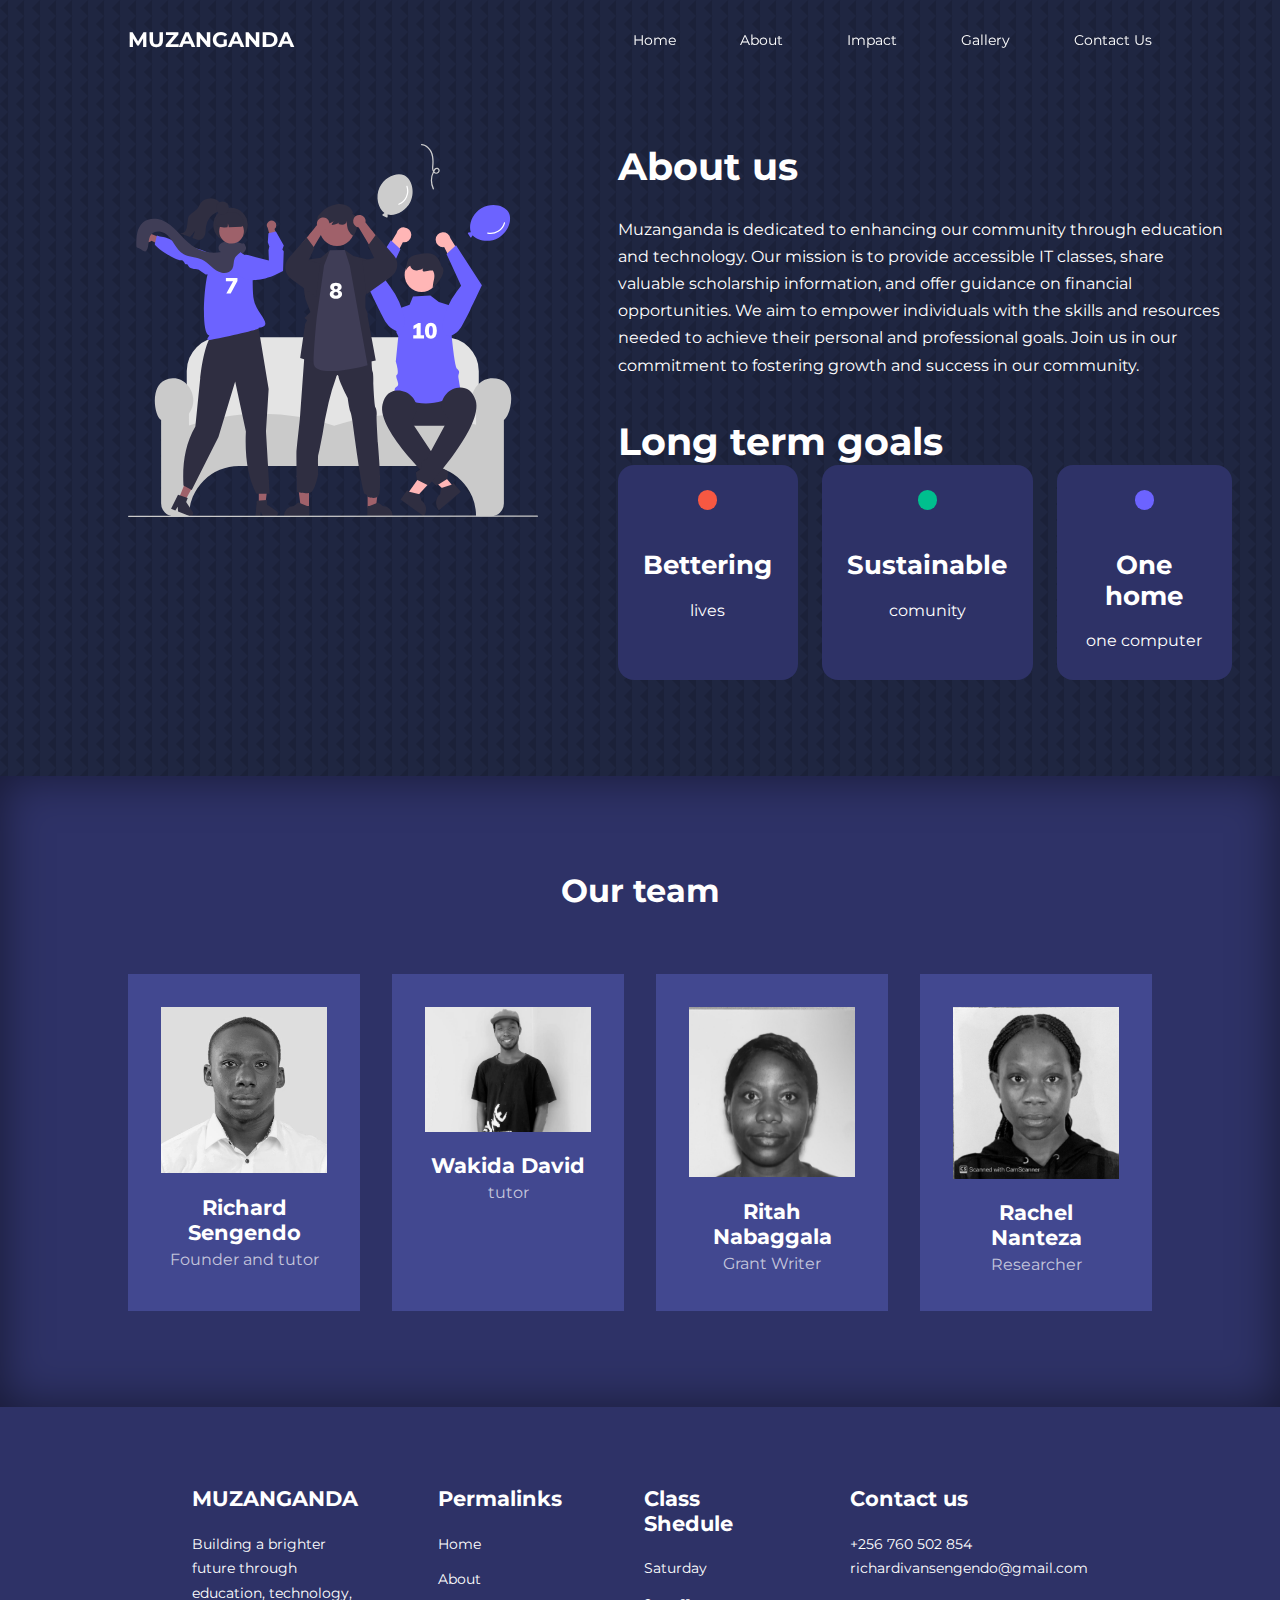
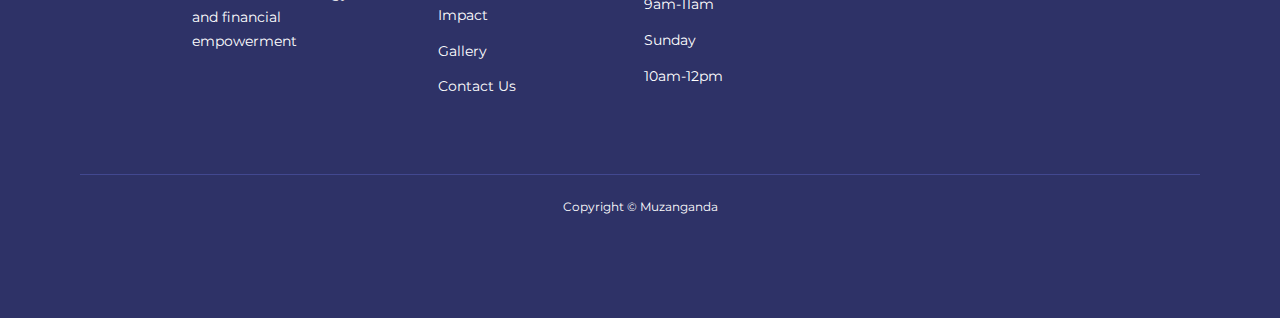
<file: about.html>
<!DOCTYPE html> 
<html lang="en">  
<head> 
    <meta charset="UTF-8">
    <meta http-equiv="X-UA-Compatible" content="ie=edge">
    <meta name="viewport" content="width=device-width, initial-scale=1.0">

    <title>MUZANGANDA</title>

    <!--ICONS-->
    <link rel="stylesheet" href="https://unicons.iconscout.com/release/v2.1.6/css/unicons.css">

    <!--GOOGLE FONTS (MONTSERRAT)-->
    <link rel="preconnect" href="https://fonts.googleapis.com">
    <link rel="preconnect" href="https://fonts.gstatic.com" crossorigin>
    <link href="https://fonts.googleapis.com/css2?family=Montserrat:wght@300;400;500;600;700;800;900&display=swap" 
    rel="stylesheet" >



    <link rel="stylesheet" href="./css/style.css">
    <link rel="stylesheet" href="./css/about.css">
    <style>
        body{
            background-image: url("images/bg-texture.png");
        }
    </style>


</head>
<body>

<!---------------------------------------------------------------------------------------------------->
    <!--NAV-BAR --> 
<!---------------------------------------------------------------------------------------------------->


    <nav>
        <div class="container nav_container">
            <a href="index.html"><h4>MUZANGANDA</h4></a>
            <ul class="nav_menu">
                <li><a href="index.html">Home</a></li>
                <li><a href="about.html">About</a></li>
                <li><a href="achivements.html">Impact</a></li>
                <li><a href="gallery.html">Gallery</a></li>
                <li><a href="https://wa.me/+256760502854?text=Hello%20there!">Contact Us</a></li>
            </ul>

            <button id="open-menu-btn"><i class="uil uil-bars"></i></button>
            <button id="close-menu-btn"><i class="uil uil-multiply"></i></button>


        </div>
    </nav>


<!---------------------------------------------------------------------------------------------------->
    <!--ACHIEVEMENTS --> 
<!---------------------------------------------------------------------------------------------------->

<section class="about_achievements">

    <div class="container about_achievements-container">

        <div class="about_achievements-left">
            <img src="images/about achievements.svg" alt="">
        </div>

        <div class="about_achievements-right">
            <h1>About us</h1>
            <p>
                Muzanganda is dedicated to enhancing our community through education and technology.
                Our mission is to provide accessible IT classes, share valuable scholarship information, and 
                offer guidance on financial opportunities. We aim to empower individuals with the skills and resources
                needed to achieve their personal and professional goals. Join us in our commitment to fostering growth and success in our community.
            </p>
            <h1>Long term goals</h1>
            <div class="achievements_cards">

                <article class="achievement_card">
                    <span class="achievement_icon"><i class=""></i></span>
                    <h3>Bettering</h3>
                    <p>lives</p>
                </article>

                <article class="achievement_card">
                    <span class="achievement_icon"><i class=""></i></span>
                    <h3>Sustainable</h3>
                    <p>comunity</p>
                </article>

                <article class="achievement_card">
                    <span class="achievement_icon"><i class=""></i></span>
                    <h3>One home</h3>
                    <p>one computer</p>
                </article>

            </div>
        </div>


    </div>

</section>







<!---------------------------------------------------------------------------------------------------->
    <!--TEAM SECTION --> 
<!---------------------------------------------------------------------------------------------------->

<section  class="team">

    <h2>Our team</h2>
    <div class="container team_container">

        <article class="team_member">
            <div class="team_member-image">
                <img src="images/0.jpg" alt="">
            </div>
            <div class="team_member-infor">
                <h4>Richard Sengendo</h4>
                <p>Founder and tutor</p>
            </div>
        </article>

        <article class="team_member">
            <div class="team_member-image">
                <img src="images/40.jpg" alt="">
            </div>
            <div class="team_member-infor">
                <h4>Wakida David</h4>
                <p>tutor</p>
            </div>
    
        </article>

        <article class="team_member">
            <div class="team_member-image">
                <img src="images/rit2.jpg" alt="">
            </div>
            <div class="team_member-infor">
                <h4>Ritah Nabaggala</h4>
                <p>Grant Writer</p>
            </div>
    
        </article>

        <article class="team_member">
            <div class="team_member-image">
                <img src="images/rach1.jpg" alt="">
            </div>
            <div class="team_member-infor">
                <h4>Rachel Nanteza</h4>
                <p>Researcher</p>
            </div>
    
        </article>

    </div>

</section>

<!---------------------------------------------------------------------------------------------------->
    <!--FOOTER --> 
<!---------------------------------------------------------------------------------------------------->

<footer>
    <div class="container footer_container">
        
        <div class="footer_1">
            <a href="index.html" class="footer_logo"><h4>MUZANGANDA</h4></a>
            <p>
            Building a brighter future through education, technology, and financial empowerment
            </p>
        </div>

        <div class="footer_2">
            <h4>Permalinks</h4>
            <ul class="permalinks">
                <li><a href="index.html">Home</a></li>
                <li><a href="about.html">About</a></li>
                <li><a href="achivements.html">Impact</a></li>
                <li><a href="gallery.html">Gallery</a></li>
                <li><a href="https://wa.me/+256760502854?text=Hello%20there!">Contact Us</a></li>
            </ul>
        </div>

        <div class="footer_3">
           <h4>Class Shedule</h4>
            <ul class="privacy">
                <li><a>Saturday</a></li>
                <li><a>9am-11am</a></li>
                <li><a>Sunday</a></li>
                <li><a>10am-12pm</a></li>
             
            </ul>
        </div>

        <div class="footer_4">
            <h4>Contact us</h4>
            <div>
                <p>+256 760 502 854</p>
                <p>richardivansengendo@gmail.com</p>
            </div>
        
        </div>

        

        
    </div>

    <div class="footer_copyright">
        <small>Copyright &copy; Muzanganda</small>
    </div>

    
    
</footer>






<script src="./main.js"></script>

</body>
</html>
</file>
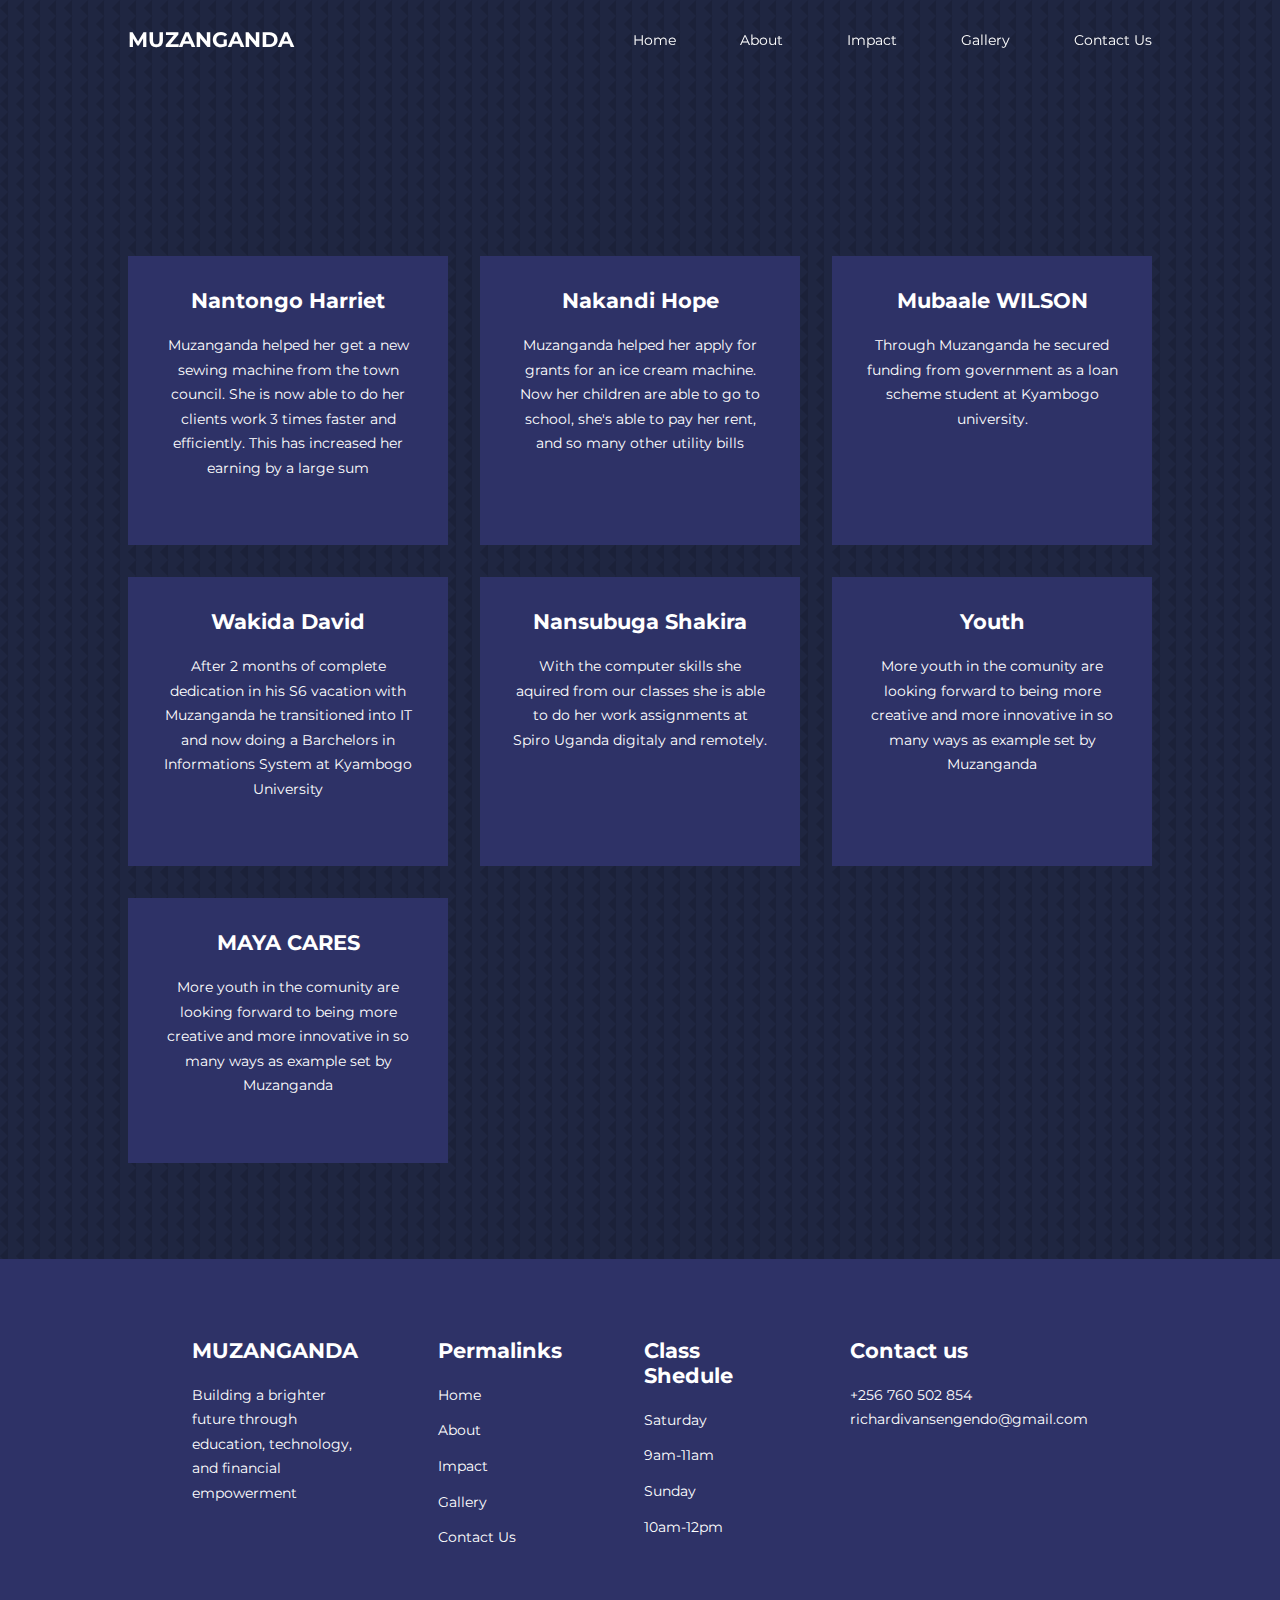
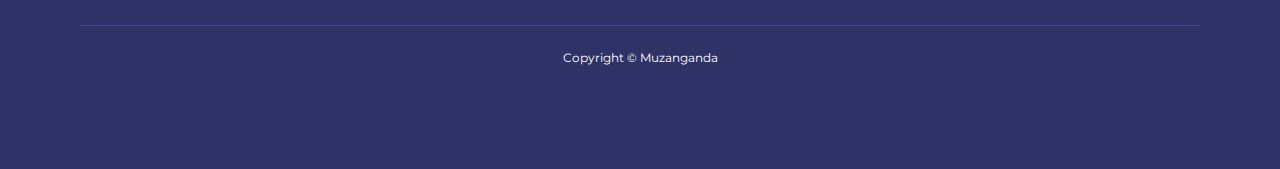
<file: achivements.html>
<!DOCTYPE html> 
<html lang="en">
<head> 
    <meta charset="UTF-8">
    <meta http-equiv="X-UA-Compatible" content="ie=edge">
    <meta name="viewport" content="width=device-width, initial-scale=1.0">

    <title>MUZANGANDA</title>

    <!--ICONS-->
    <link rel="stylesheet" href="https://unicons.iconscout.com/release/v2.1.6/css/unicons.css">

    <!--GOOGLE FONTS (MONTSERRAT)-->
    <link rel="preconnect" href="https://fonts.googleapis.com">
    <link rel="preconnect" href="https://fonts.gstatic.com" crossorigin>
    <link href="https://fonts.googleapis.com/css2?family=Montserrat:wght@300;400;500;600;700;800;900&display=swap" 
    rel="stylesheet" >



    <link rel="stylesheet" href="./css/style.css">
    <link rel="stylesheet" href="./css/courses.css">
    <style>
        body{
            background-image: url("images/bg-texture.png");
        }
    </style>


</head>
<body>

<!---------------------------------------------------------------------------------------------------->
    <!--NAV-BAR --> 
<!---------------------------------------------------------------------------------------------------->


    <nav>
        <div class="container nav_container">
            <a href="index.html"><h4>MUZANGANDA</h4></a>
            <ul class="nav_menu">
                <li><a href="index.html">Home</a></li>
                <li><a href="about.html">About</a></li>
                <li><a href="achivements.html">Impact</a></li>
                <li><a href="gallery.html">Gallery</a></li>
                <li><a href="https://wa.me/+256760502854?text=Hello%20there!">Contact Us</a></li>
            </ul>

            <button id="open-menu-btn"><i class="uil uil-bars"></i></button>
            <button id="close-menu-btn"><i class="uil uil-multiply"></i></button>


        </div>
    </nav>




<!---------------------------------------------------------------------------------------------------->
    <!--COURSES --> 
<!---------------------------------------------------------------------------------------------------->
    
<section class="courses">

    <div class="container courses_container">

        <article class="course">
            
            <div class="course_data">
                <h4>Nantongo Harriet</h4>
                <p>
                Muzanganda helped her get a new sewing machine from the town council. She is now able to do her clients work 3 times faster and efficiently. This has increased her earning by a large sum 
                </p>
            </div>
            
        </article>
        
        <article class="course">
            
            <div class="course_data">
                <h4>Nakandi Hope</h4>
                <p>
                Muzanganda helped her apply for grants for an  ice cream machine. Now her children are able to go to school, she's able to pay her rent, and so many other utility bills 
                </p>
            </div>
            
        </article>
        
        <article class="course">
            
            <div class="course_data">
                <h4>Mubaale WILSON</h4>
                <p>
                Through Muzanganda he secured funding from government as a loan scheme student at Kyambogo university.
                </p>
            </div>
        </article>

        <article class="course">
            
            <div class="course_data">
                <h4>Wakida David</h4>
                <p>
                After 2 months of complete dedication in his S6 vacation with Muzanganda he transitioned into IT and now doing a Barchelors in Informations System at Kyambogo University
                </p>
            </div>
            
        </article>
        
        <article class="course">
           
            <div class="course_data">
                <h4>Nansubuga Shakira</h4>
                <p>
                With the computer skills she aquired from our classes she is able to do her work assignments at Spiro Uganda digitaly and remotely.
                </p>
            </div>
            
        </article>
        
        <article class="course">
           
            <div class="course_data">
                <h4>Youth</h4>
                <p>
                More youth in the comunity are looking forward to being more creative and more innovative in so many ways as example set by Muzanganda
                </p>
            </div>
        </article>

        <article class="course">
           
            <div class="course_data">
                <h4>MAYA CARES</h4>
                <p>
                More youth in the comunity are looking forward to being more creative and more innovative in so many ways as example set by Muzanganda
                </p>
            </div>
        </article>

    </div>

</section>





<!---------------------------------------------------------------------------------------------------->
    <!--FOOTER --> 
<!---------------------------------------------------------------------------------------------------->

<footer>
    <div class="container footer_container">
        
        <div class="footer_1">
            <a href="index.html" class="footer_logo"><h4>MUZANGANDA</h4></a>
            <p>
            Building a brighter future through education, technology, and financial empowerment
            </p>
        </div>

        <div class="footer_2">
            <h4>Permalinks</h4>
            <ul class="permalinks">
                <li><a href="index.html">Home</a></li>
                <li><a href="about.html">About</a></li>
                <li><a href="achivements.html">Impact</a></li>
                <li><a href="gallery.html">Gallery</a></li>
                <li><a href="https://wa.me/+256760502854?text=Hello%20there!">Contact Us</a></li>
            </ul>
        </div>

        <div class="footer_3">
            <h4>Class Shedule</h4>
            <ul class="privacy">
                <li><a>Saturday</a></li>
                <li><a>9am-11am</a></li>
                <li><a>Sunday</a></li>
                <li><a>10am-12pm</a></li>
             
            </ul>
        </div>

        <div class="footer_4">
            <h4>Contact us</h4>
            <div>
                <p>+256 760 502 854</p>
                <p>richardivansengendo@gmail.com</p>
            </div>
        
        </div>

        

        
    </div>

    <div class="footer_copyright">
        <small>Copyright &copy; Muzanganda</small>
    </div>

    
    
</footer>






<script src="./main.js"></script>

</body>
</html>
</file>
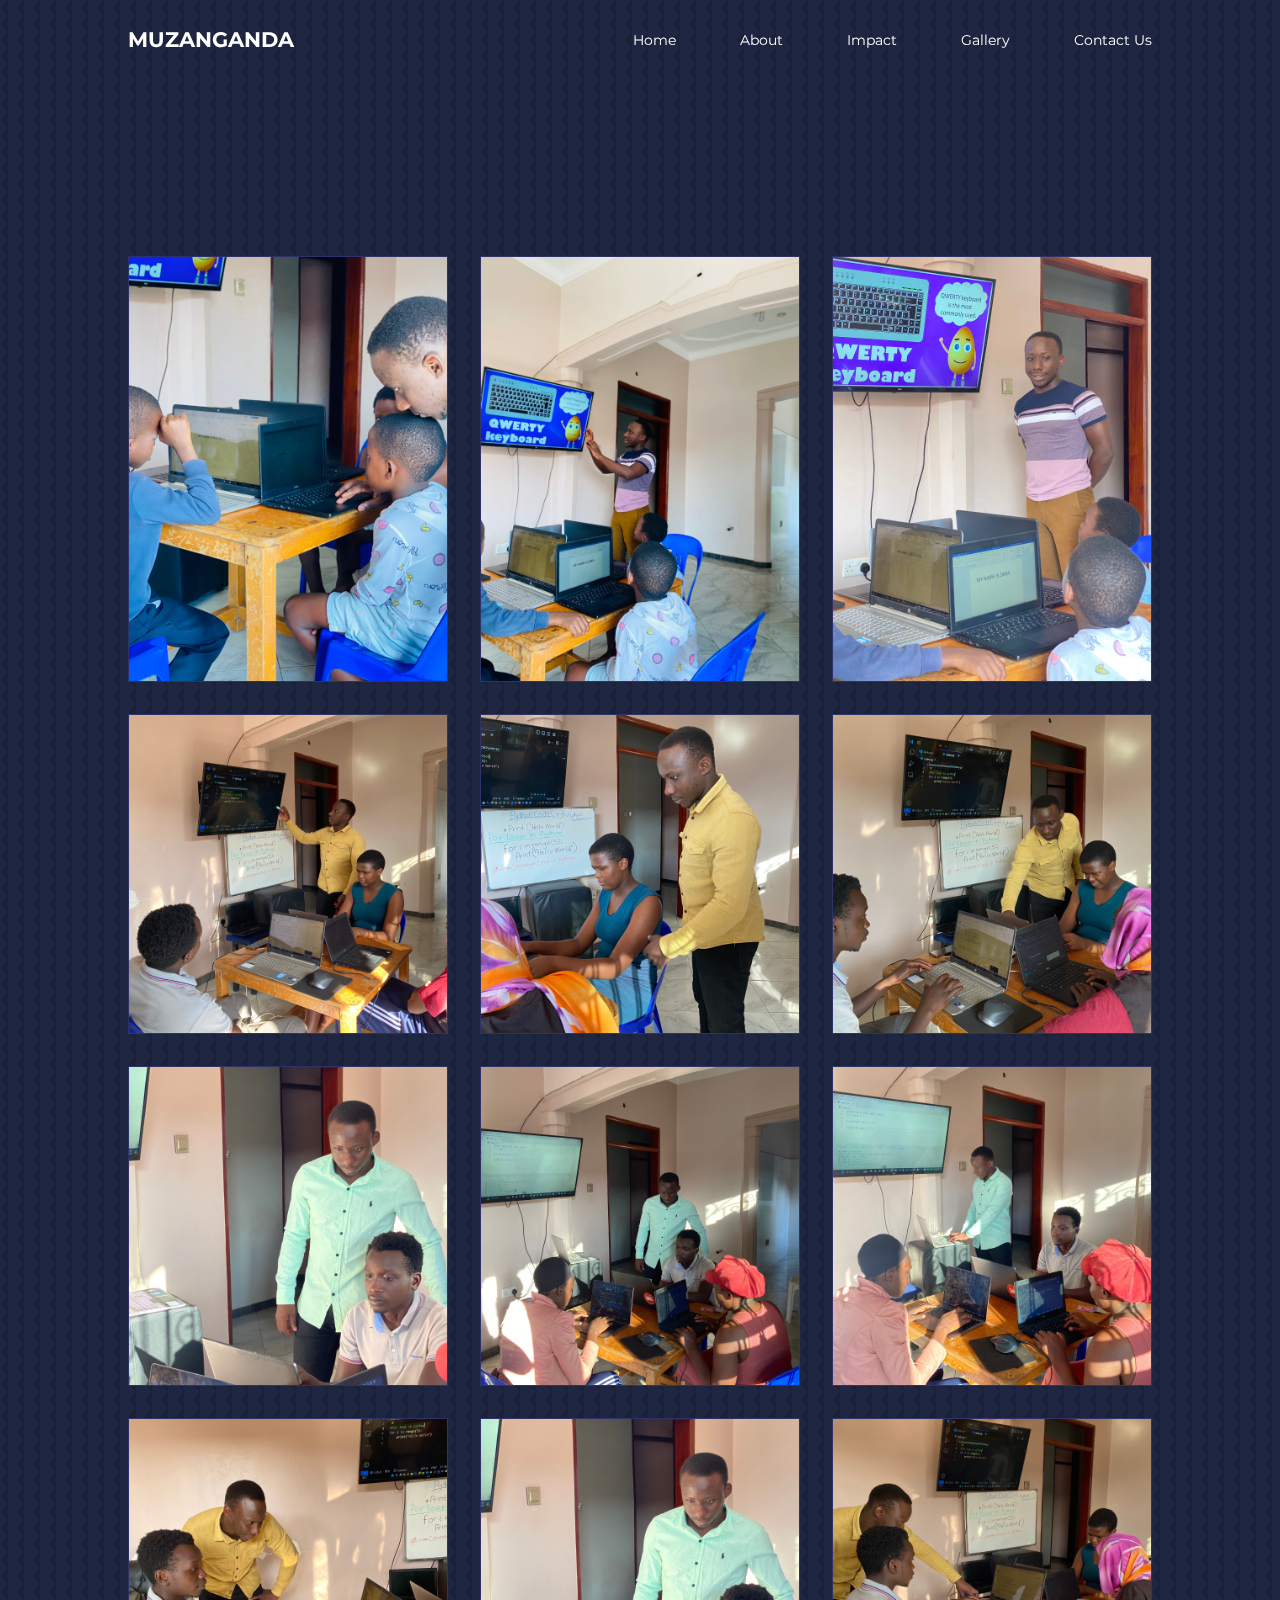
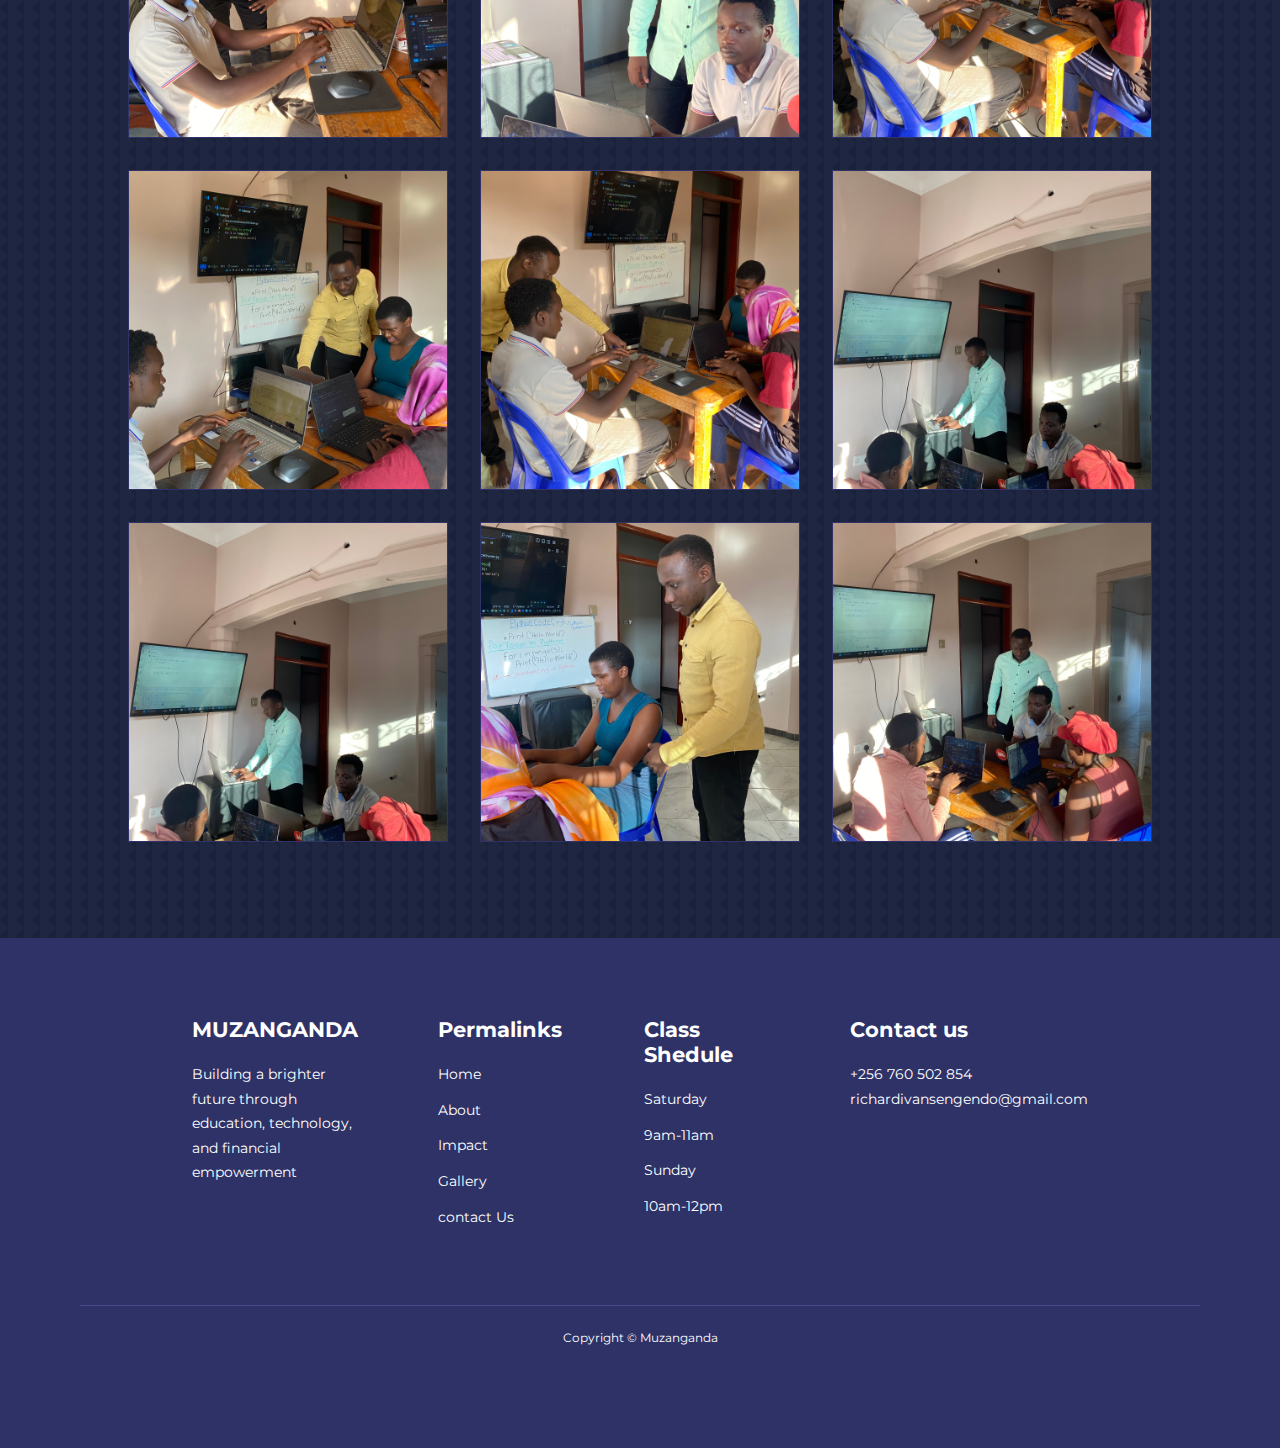
<file: gallery.html>
<!DOCTYPE html>
<html lang="en">
<head> 
    <meta charset="UTF-8">
    <meta http-equiv="X-UA-Compatible" content="ie=edge">
    <meta name="viewport" content="width=device-width, initial-scale=1.0">

    <title>MUZANGANDA</title>

    <!--ICONS-->
    <link rel="stylesheet" href="https://unicons.iconscout.com/release/v2.1.6/css/unicons.css">

    <!--GOOGLE FONTS (MONTSERRAT)-->
    <link rel="preconnect" href="https://fonts.googleapis.com">
    <link rel="preconnect" href="https://fonts.gstatic.com" crossorigin>
    <link href="https://fonts.googleapis.com/css2?family=Montserrat:wght@300;400;500;600;700;800;900&display=swap" 
    rel="stylesheet" >

 
 
  
    <link rel="stylesheet" href="./css/courses.css">
    <style>
        body{
            background-image: url("images/bg-texture.png");
        }
    </style>


</head>
<body>

<!---------------------------------------------------------------------------------------------------->
    <!--NAV-BAR --> 
<!---------------------------------------------------------------------------------------------------->
    <nav>
        <div class="container nav_container">
            <a href="index.html"><h4>MUZANGANDA</h4></a>
            <ul class="nav_menu">
                <li><a href="index.html">Home</a></li>
                <li><a href="about.html">About</a></li>
                <li><a href="achivements.html">Impact</a></li>
                <li><a href="gallery.html">Gallery</a></li>
                <li><a href="https://wa.me/+256760502854?text=Hello%20there!">Contact Us</a></li>
            </ul>

            <button id="open-menu-btn"><i class="uil uil-bars"></i></button>
            <button id="close-menu-btn"><i class="uil uil-multiply"></i></button>


        </div>
    </nav>
    <section class="courses">

        <div class="container courses_container">
    
            <article class="course">
                <div class="course_image">
                    <img src="./images/1.jpg" alt="">
                </div>
            </article>
            
            <article class="course">
                <div class="course_image">
                    <img src="./images/2.jpg" alt="">
                </div>
                
            </article>
            
            <article class="course">
                <div class="course_image">
                    <img src="./images/4.jpg" alt="">
                </div>
            </article>
    
            <article class="course">
                <div class="course_image">
                    <img src="./images/5.jpg" alt="">
                </div>
                
            </article>
            
            <article class="course">
                <div class="course_image">
                    <img src="./images/7.jpg" alt="">
                </div>
                
            </article>
            
            <article class="course">
                <div class="course_image">
                    <img src="./images/10.jpg" alt="">
                </div>
            </article>
    
            <article class="course">
                <div class="course_image">
                    <img src="./images/24.jpg" alt="">
                </div>
                
            </article>
            
            <article class="course">
                <div class="course_image">
                    <img src="./images/19.jpg" alt="">
                </div>
                
            </article>
            
            <article class="course">
                <div class="course_image">
                    <img src="./images/17.jpg" alt="">
                </div>
            </article>
    
            <article class="course">
                <div class="course_image">
                    <img src="./images/16.jpg" alt="">
                </div>
                
            </article>
            
            <article class="course">
                <div class="course_image">
                    <img src="./images/24.jpg" alt="">
                </div>
                
            </article>
            
            <article class="course">
                <div class="course_image">
                    <img src="./images/25.jpg" alt="">
                </div>
            </article>
    
            <article class="course">
                <div class="course_image">
                    <img src="./images/10.jpg" alt="">
                </div>
                
            </article>
            
            <article class="course">
                <div class="course_image">
                    <img src="./images/25.jpg" alt="">
                </div>
                
            </article>
            
            <article class="course">
                <div class="course_image">
                    <img src="./images/18.jpg" alt="">
                </div>
            </article>
    
            <article class="course">
                <div class="course_image">
                    <img src="./images/18.jpg" alt="">
                </div>
                
            </article>
            
            <article class="course">
                <div class="course_image">
                    <img src="./images/7.jpg" alt="">
                </div>
                
            </article>
            
            <article class="course">
                <div class="course_image">
                    <img src="./images/19.jpg" alt="">
                </div>
                
            </article>
    
        </div>
    
    </section>
    


<!---------------------------------------------------------------------------------------------------->
    <!--FOOTER --> 
<!---------------------------------------------------------------------------------------------------->

<footer>
    <div class="container footer_container">
        
        <div class="footer_1">
            <a href="index.html" class="footer_logo"><h4>MUZANGANDA</h4></a>
            <p>
            Building a brighter future through education, technology, and financial empowerment
            </p>
        </div>

        <div class="footer_2">
            <h4>Permalinks</h4>
            <ul class="permalinks">
                <li><a href="index.html">Home</a></li>
                <li><a href="about.html">About</a></li>
                <li><a href="achivements.html">Impact</a></li>
                <li><a href="gallery.html">Gallery</a></li>
                <li><a href="https://wa.me/+256760502854?text=Hello%20there!">contact Us</a></li>
            </ul>
        </div>

        <div class="footer_3">
            <h4>Class Shedule</h4>
            <ul class="privacy">
                <li><a>Saturday</a></li>
                <li><a>9am-11am</a></li>
                <li><a>Sunday</a></li>
                <li><a>10am-12pm</a></li>
             
            </ul>
        </div>

        <div class="footer_4">
            <h4>Contact us</h4>
            <div>
                <p>+256 760 502 854</p>
                <p>richardivansengendo@gmail.com</p>
            </div>
        </div>

        

        
    </div>

    <div class="footer_copyright">
        <small>Copyright &copy; Muzanganda</small>
    </div>

    
    
</footer>




<script src="./main.js"></script>

</body>
</html>
</file>
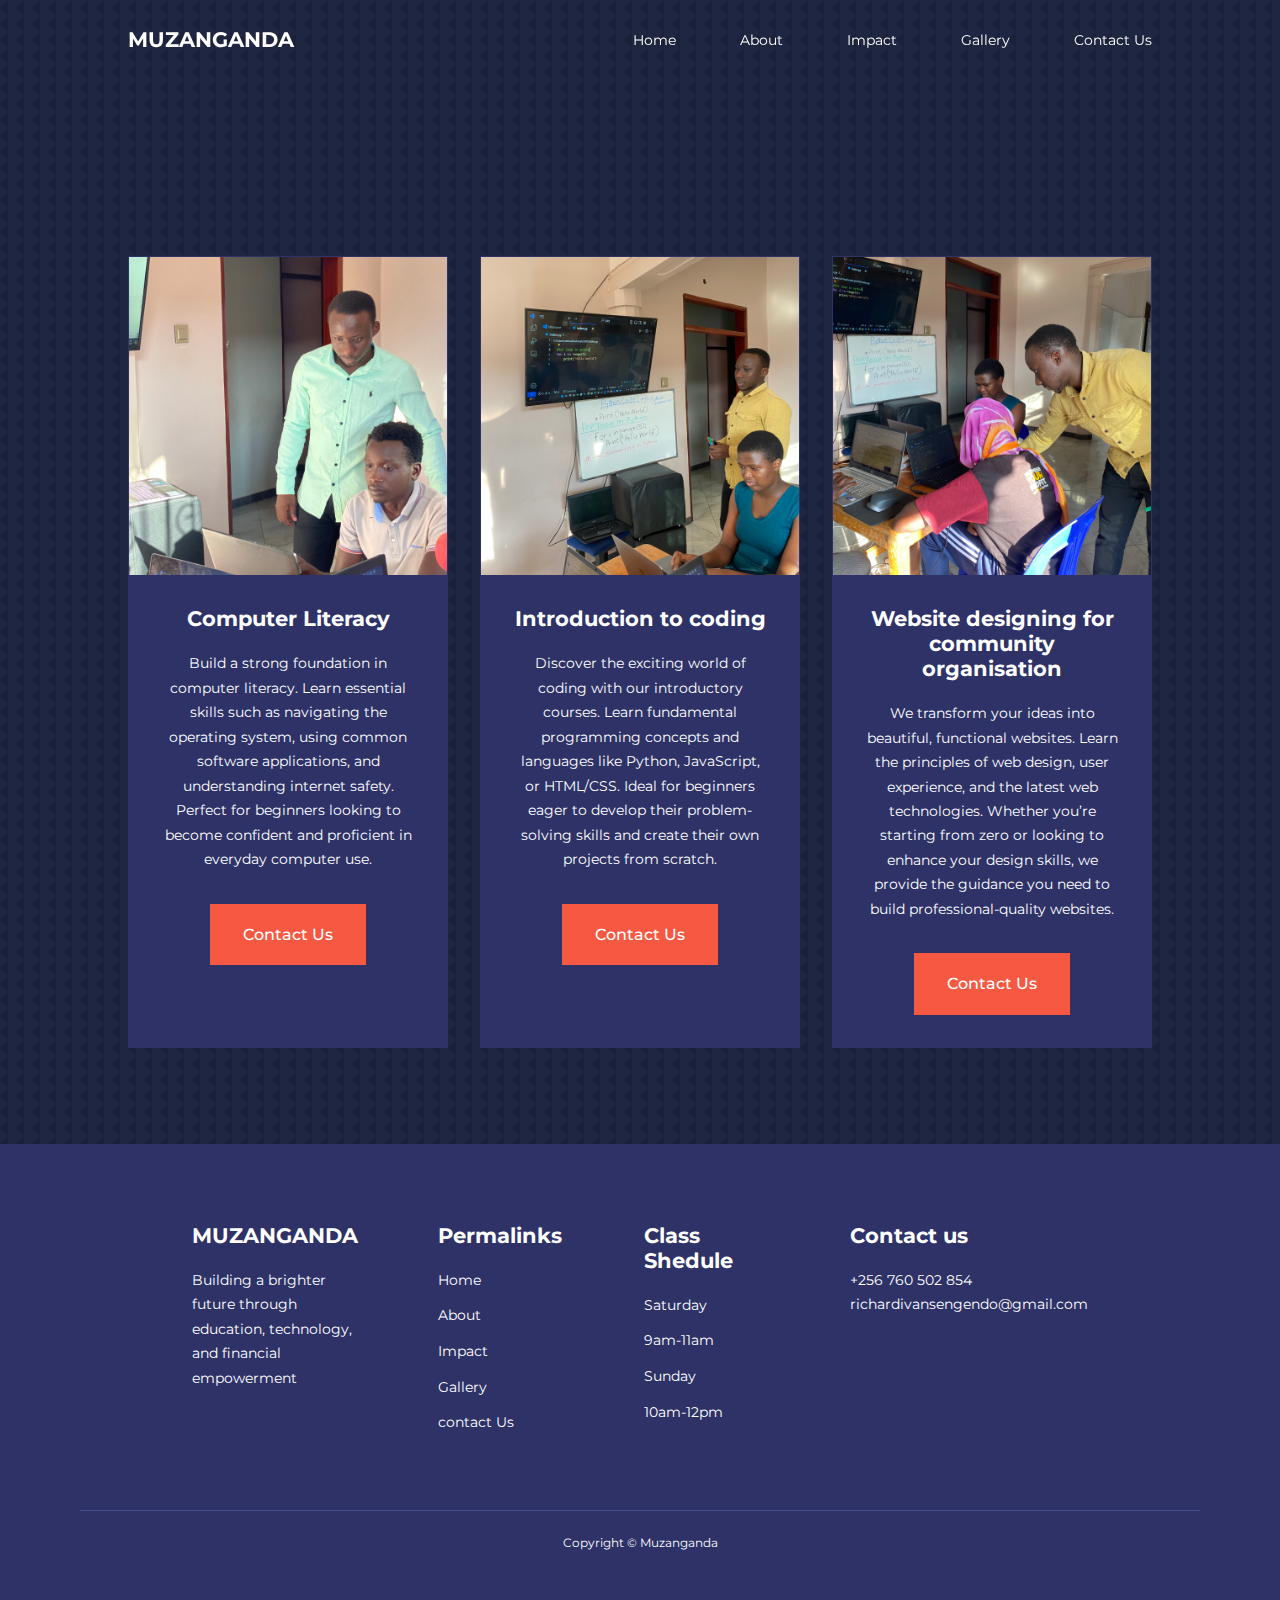
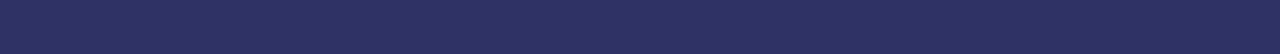
<file: IT.html>
<!DOCTYPE html>
<html lang="en">
<head> 
    <meta charset="UTF-8">
    <meta http-equiv="X-UA-Compatible" content="ie=edge">
    <meta name="viewport" content="width=device-width, initial-scale=1.0">

    <title>MUZANGANDA</title>

    <!--ICONS-->
    <link rel="stylesheet" href="https://unicons.iconscout.com/release/v2.1.6/css/unicons.css">

    <!--GOOGLE FONTS (MONTSERRAT)-->
    <link rel="preconnect" href="https://fonts.googleapis.com">
    <link rel="preconnect" href="https://fonts.gstatic.com" crossorigin>
    <link href="https://fonts.googleapis.com/css2?family=Montserrat:wght@300;400;500;600;700;800;900&display=swap" 
    rel="stylesheet" >



    <link rel="stylesheet" href="./css/style.css">
    <link rel="stylesheet" href="./css/courses.css">
    <style>
        body{
            background-image: url("images/bg-texture.png");
        }
    </style>


</head>
<body>

<!---------------------------------------------------------------------------------------------------->
    <!--NAV-BAR --> 
<!---------------------------------------------------------------------------------------------------->


    <nav>
        <div class="container nav_container">
            <a href="index.html"><h4>MUZANGANDA</h4></a>
            <ul class="nav_menu">
                <li><a href="index.html">Home</a></li>
                <li><a href="about.html">About</a></li>
                <li><a href="achivements.html">Impact</a></li>
                <li><a href="gallery.html">Gallery</a></li>
                <li><a href="https://wa.me/+256760502854?text=Hello%20there!">Contact Us</a></li>
            </ul>

            <button id="open-menu-btn"><i class="uil uil-bars"></i></button>
            <button id="close-menu-btn"><i class="uil uil-multiply"></i></button>


        </div>
    </nav>




<!---------------------------------------------------------------------------------------------------->
    <!--COURSES --> 
<!---------------------------------------------------------------------------------------------------->
    
<section class="courses">

    <div class="container courses_container">

        <article class="course">
            <div class="course_image">
                <img src="./images/24.jpg" alt="">
            </div>
            <div class="course_data">
                <h4>Computer Literacy</h4>
                <p>
                    Build a strong foundation in computer literacy. Learn essential skills such as navigating 
                    the operating system, using common software applications, and understanding internet safety.
                    Perfect for beginners looking to become confident and proficient in everyday computer use.
                </p>
                <a href="https://wa.me/+256760502854?text=Hello%20there!" class="btn btn-primary">Contact Us</a>
            </div>
             
        </article>
        
        <article class="course">
            <div class="course_image">
                <img src="./images/12.jpg" alt="">
            </div>
            <div class="course_data">
                <h4>Introduction to coding</h4>
                <p>
                    Discover the exciting world of coding with our introductory courses. Learn fundamental programming
                    concepts and languages like Python, JavaScript, or HTML/CSS. Ideal for beginners eager to develop 
                    their problem-solving skills and create their own projects from scratch.
                </p>
                <a href="https://wa.me/+256760502854?text=Hello%20there!" class="btn btn-primary">Contact Us</a>
            </div>
        </article>

        <article class="course">
            <div class="course_image">
                <img src="./images/21.jpg" alt="">
            </div>
            <div class="course_data">
                <h4>Website designing for community organisation</h4>
                <p>
                    We transform your ideas into beautiful, functional websites. Learn the principles of web design, 
                    user experience, and the latest web technologies. Whether you’re starting from zero or looking 
                    to enhance your design skills, we provide the guidance you need to build professional-quality websites.
                </p>
                <a href="https://wa.me/+256760502854?text=Hello%20there!" class="btn btn-primary">Contact Us</a>
            </div>
            
    

    </div>

</section>





<!---------------------------------------------------------------------------------------------------->
    <!--FOOTER --> 
<!---------------------------------------------------------------------------------------------------->

<footer>
    <div class="container footer_container">
        
        <div class="footer_1">
            <a href="index.html" class="footer_logo"><h4>MUZANGANDA</h4></a>
            <p>
            Building a brighter future through education, technology, and financial empowerment
            </p>
        </div>

        <div class="footer_2">
            <h4>Permalinks</h4>
            <ul class="permalinks">
                <li><a href="index.html">Home</a></li>
                <li><a href="about.html">About</a></li>
                <li><a href="achivements.html">Impact</a></li>
                <li><a href="gallery.html">Gallery</a></li>
                <li><a href="https://wa.me/+256760502854?text=Hello%20there!">contact Us</a></li>
            </ul>
        </div>

        <div class="footer_3">
            <h4>Class Shedule</h4>
            <ul class="privacy">
                <li><a>Saturday</a></li>
                <li><a>9am-11am</a></li>
                <li><a>Sunday</a></li>
                <li><a>10am-12pm</a></li>
             
            </ul>
        </div>

        <div class="footer_4">
            <h4>Contact us</h4>
            <div>
                <p>+256 760 502 854</p>
                <p>richardivansengendo@gmail.com</p>
            </div>
        </div>

        

        
    </div>

    <div class="footer_copyright">
        <small>Copyright &copy; Muzanganda</small>
    </div>

    
    
</footer>




<script src="./main.js"></script>

</body>
</html>
</file>
<file: css/style.css>
*{
    margin: 0;
    padding: 0;
    border: 0;
    outline: 0;
    text-decoration: none;
    list-style: none;
    box-sizing: border-box;
}

:root{
    --color-primary: #6c63ff;
    --color-success: #00bf8e;
    --color-warning: #f7c94b;
    --color-danger: #f75842;
    --color-danger-variant: rgba(247, 88, 66, 0.4);
    --color-white: #fff;
    --color-light: rgba(255, 255, 255, 0.7);
    --color-black: #000;
    --color-bg: #1f2641;
    --color-bg1: #2e3267;
    --color-bg2: #424890;

    --container-width-1g: 80%;
    --container-width-md: 90%;
    --container-width-sm: 94%;

    --transition: all 400ms case;
}


body{
    font-family: "Montserrat", sans-serif;
    line-height: 1.7;
    color: var(--color-white);
    background: var(--color-bg);
}

.container{
    width: var(--container-width-1g);
    margin: 0 auto;
}

section{
    padding: 6rem 0;
}

section h2{
    text-align: center;
    margin-bottom: 4rem;
}

h1,
h2,
h3,
h4,
h5{
    line-height: 1.2;
}

h1{
    font-size: 2.4rem;
}

h2{
    font-size: 2rem;
}

h3{
    font-size: 1.6rem;
}

h4{
    font-size: 1.3rem;
}

a{
    color: var(--color-white);
}

img{
    width: 100%;
    display: block;
    object-fit: cover;
}

.btn{
    display: inline-block;
    background: var(--color-white);
    color: var(--color-black);
    padding: 1rem 2rem;
    border: 1px solid transparent;
    font-weight: 500;
    transition: var(--transition);
}

.btn:hover{
    background: transparent;
    color: var(--color-white);
    border-color: var(--color-white);
}

.btn-primary{
    background: var(--color-danger);
    color: var(--color-white);
}



/********************************************************************************/
    /* NAV-BAR */
/********************************************************************************/

nav{
    background: transparent;
    width: 100vw;
    height: 5rem;
    position: fixed;
    top: 0;
    z-index: 11;
}


/*change navbar styles on scroll using javascript*/
.window-scroll{
    background: var(--color-primary);
    box-shadow: 0 1rem 2rem rgba(0, 0, 0, 0.5);
}


.nav_container{
    height: 100%;
    display: flex;
    justify-content: space-between;
    align-items: center;
}

nav button{
    display: none;
}

.nav_menu{
    display: flex;
    align-items: center;
    gap: 4rem;
}

.nav_menu a{
    font-size: 0.9rem;
    transition: all 300ms ease-in;
}

.nav_menu a:hover{
    color: var(--color-bg2);
    text-decoration: underline;
}






/********************************************************************************/
    /* HEADER */
/********************************************************************************/

header{
    position: relative;
    top: 5rem;
    overflow: hidden;
    height: 70vh;
    margin-bottom: 5rem;
}

.header_container{
    display: grid;
    grid-template-columns: 1fr 1fr;
    gap: 5rem;
    height: 100%;
}

.header_left p{
    margin: 1rem 0 2.4rem;
}


/********************************************************************************/
    /* CATEGORIES */
/********************************************************************************/

.categories{
    background: var(--color-bg1);
    height: 32rem;
}

.categories h1{
    line-height: 1;
    margin-bottom: 3rem;
}

.categories_container{
    display: grid;
    grid-template-columns: 40% 60%;
    gap: 4rem;
}

.categories_left{
    margin-right: 4rem;
}

.categories_left p {
    margin: 1rem 0 3rem;
}

.categories_right{
    display: grid;
    grid-template-columns: repeat(3, 1fr);
    gap: 1.2rem;
}

.category{
    background: var(--color-bg2);
    padding: 2rem;
    border-radius: 2rem;
    transition: var(--transition);
}

.category:hover{
    box-shadow: 0 3rem 3rem rgba(0, 0, 0, 0.3);
    z-index: 1;
}

.category:nth-child(2) .category_icon{
    background: var(--color-danger);
}

.category:nth-child(3) .category_icon{
    background: var(--color-success);
}

.category:nth-child(4) .category_icon{
    background: var(--color-warning);
}

.category:nth-child(5) .category_icon{
    background: var(--color-success);
}


.category_icon{
    background: var(--color-primary);
    padding: 0.7rem;
    border-radius: 0.9rem;
}

.category h5{
    margin: 2rem 0 1rem;
}

.category p{
    font-size: 0.8rem;
}





/********************************************************************************/
    /* COURSES */
/********************************************************************************/


.courses{
    margin-top: 10rem;
}

.courses_container{
    display: grid;
    grid-template-columns: repeat(3, 1fr);
    gap: 2rem;
}

.course{
    background: var(--color-bg1);
    text-align: center;
    border: 1px solid transparent;
    transition: var(--transition);
}

.course:hover{
    background: transparent;
    border-color: var(--color-primary);
}

.course_data{
    padding: 2rem;
}

.course_data p{
    margin: 1.2rem 0 2rem;
    font-size: 0.9rem;
}





/********************************************************************************/
    /* FAQs */
/********************************************************************************/

.faqs{
    background: var(--color-bg1);
    box-shadow: inset 0 0 3rem rgba(0, 0, 0, 0.5);
}

.faqs_container{
    display: grid;
    grid-template-columns: 1fr 1fr;
    gap: 1rem;
}

.faq{
    padding: 2rem;
    display: flex;
    align-items: center;
    gap: 1.4rem;
    height: fit-content;
    background-color: var(--color-primary);
    cursor: pointer;
}

.faq h4{
    font-size: 1rem;
    line-height: 2.2;
}

.faq_icon{
    align-self: flex-start;
    font-size: 1.2rem;
}

.faq p{
    margin-top: 0.8rem;
    display: none;
}

.faq.open p{
    display: block;
}






/********************************************************************************/
    /* STUDENT TESTIMONIALS*/
/********************************************************************************/

.testimonials_container{
    overflow-x: hidden;
    position: relative;
    margin-bottom: 5rem;
}

.testimonial{
    padding-top: 2rem;
}

.avatar{
    width: 9rem;
    height: 9rem;
    border-radius: 50%;
    overflow: hidden;
    margin: 0 auto 1rem;
    border: 1rem solid var(--color-bg1);
}

.testimonial_info{
    text-align: center;
}

.testimonial_body{
    background: var(--color-primary);
    padding: 2rem;
    margin-top: 3rem;
    position: relative;
}

.testimonial_body::before{
    content: "";
    display: block;
    background: linear-gradient(
        135deg,
        transparent, 
        var(--color-primary), var(--color-primary), var(--color-primary));
    width: 3rem;
    height: 3rem;
    position: absolute;
    left: 50%;
    top: -1.5rem;
    transform: rotate(45deg);

}



/********************************************************************************/
    /* FOOTER*/
/********************************************************************************/

footer{
    background: var(--color-bg1);
    padding: 5rem;
    font-size: 0.9rem;
}

.footer_container{
    display: grid;
    grid-template-columns: repeat(4, 1fr);
    gap: 5rem;
}

.footer_container > div h4{
    margin-bottom: 1.2rem;
}

.footer_1 {
    margin: 0 0 2rem;
}

footer ul li{
    margin-bottom: 0.7rem;
}

footer ul li a:hover{
    text-decoration: underline;
}

.footer_socials{
    display: flex;
    gap: 1rem;
    font-size: 1.2rem;
    margin-top: 2rem;
}

.footer_copyright{
    text-align: center;
    margin-top: 4rem;
    padding: 1.2rem 0;
    border-top: 1px solid var(--color-bg2);
}























/********************************************************************************/
    /* MEDIA QUERIES (TABLETS)*/
/********************************************************************************/

@media screen and (max-width: 1024px){
    .container{
        width: var(--container-width-md);
    }

    h1{
        font-size: 2.2rem;
    }

    h2{
        font-size: 1.7rem;
    }

    h3{
        font-size: 1.4rem;
    }

    h4{
        font-size: 1.2rem;
    }
    

    /**********************NAV-BAR**********************************/
    nav button{
        display: inline-block;
        background: transparent;
        font-size: 1.8rem;
        color: var(--color-white);
        cursor: pointer;
    }

    nav button#close-menu-btn{
        display: none;
    }

    .nav_menu{
        position: fixed;
        top: 5rem;
        right: 5%;
        height: fit-content;
        width: 18rem;
        flex-direction: column;
        gap: 0;
        display: none;
    }

    .nav_menu li{
        width: 100%;
        height: 5.8rem;
        animation: animateNavitems 200ms linear forwards;
        transform-origin: top right;
        opacity: 0;
    }

    .nav_menu li:nth-child(2){
        animation-delay: 200ms;
    }

    .nav_menu li:nth-child(3){
        animation-delay: 400ms;
    }

    .nav_menu li:nth-child(4){
        animation-delay: 600ms;
    }
    

    @keyframes animateNavitems{
        0%{
            transform: rotateZ(-90deg) rotateX(90deg) scale(0.1);  
        }
        100%{
            transform: rotateZ(0) rotateX(0) scale(1);
            opacity: 1;
        }

    }

    .nav_menu li a{
        background: var(--color-primary);
        box-shadow: -4rem 6rem 10rem rgba(0, 0, 0, 0.6);
        width: 100%;
        height: 100%;
        display: grid;
        place-items: center;

    }

    .nav_menu li a:hover{
        background: var(--color-bg2);
        color: var(--color-white);
    }


    /**********************HEADER**********************************/

    header{
        height: auto;
        margin-bottom: 4rem;
    }

    .header_container{
        gap: 0;
        padding-bottom: 3rem;
    }



    /**********************CATEGORY**********************************/

    .categories{
        height: auto;
    }

    .categories_container{
        grid-template-columns: 1fr;
        gap: 3rem;
    }

    .categories_left{
        margin-right: 0;
    }





    /**********************COURSES**********************************/
    .courses{
        margin-top: 0;
    }

    .courses_container{
        grid-template-columns: 1fr 1fr;
    }


    /**********************FAQs**********************************/

    .faqs_container{
        grid-template-columns: 1fr;
    }

    .faq{
        padding: 1.5rem;
    }


    /**********************FOOTER**********************************/

    .footer_container{
        grid-template-columns: 1fr 1fr;
    }

}




/********************************************************************************/
    /* MEDIA QUERIES (MOBILE PHONES)*/
/********************************************************************************/

@media  screen and (max-width: 600px){
    
    .container{
        width: var(--container-width-sm);
    }


    /**********************NAV-BAR**********************************/

    .nav_menu{
        right: 3%;
    }


    /**********************HEADER**********************************/
    header{
        height: 100vh;
    }

    .header_container{
        grid-template-columns: 1fr;
        text-align: center;
        margin-top: 0rem;
    }

    .header_left p{
        margin-bottom: 1.3rem;
    }




    /**********************CATEGORIES**********************************/

    .categories_left{
        text-align: center;
    }

    .categories_right{
        grid-template-columns: 1fr 1fr;
        gap: 0.7rem;
    }

    .category{
        padding: 1rem;
        border-radius: 1rem;
    }

    .category_icon{
        margin-top: 4px;
        display: inline-block;
    }



    /**********************COURSES**********************************/
    .courses_container{
        grid-template-columns: 1fr;
    }


    /**********************TESTIMONIALS**********************************/

    .testimonial_body{
         padding: 1.2rem;
    }

    /**********************FOOTER**********************************/
    .footer_container{
        grid-template-columns: 1fr;
        text-align: center;
        gap: 2rem;
    }

    .footer_1 p{
        margin: 1rem auto;
    }

    .footer_socials{
        justify-content: center;
    }










}
</file>
<file: css/about.css>
/********************************************************************************/
    /* ABOUT US*/
/********************************************************************************/

.about_achievements{
    margin-top: 3rem;
}

.about_achievements-container{
    display: grid;
    grid-template-columns: 40% 60%;
    gap: 5rem;
}

.about_achievements-right > p{
    margin: 1.6rem 0 2.5rem;
}

.achievements_cards{
    display: grid;
    grid-template-columns: repeat(3, 1fr);
    gap: 1.5rem;
}

.achievement_card{
    background: var(--color-bg1);
    padding: 1.6rem;
    border-radius: 1rem;
    text-align: center;
    transition: var(--transition);

}

.achievement_card:hover{
    background: var(--color-bg2);
    box-shadow: 0 3rem 3rem rgba(0, 0, 0, 0.3);
}

.achievement_icon{
    background: var(--color-danger);
    padding: 0.6rem;
    border-radius: 1rem;
    display: inline-block;
    margin-bottom: 2rem;
    font-size: 2rem;
}

.achievement_card:nth-child(2) .achievement_icon{
    background: var(--color-success);
}

.achievement_card:nth-child(3) .achievement_icon{
    background: var(--color-primary);
}

.achievement_card p{
    margin-top: 1rem;
}





/********************************************************************************/
    /* TEAMn STAFF */
/********************************************************************************/

.team{
    background: var(--color-bg1);
    box-shadow: inset 0 0 3rem rgba(0, 0, 0, 0.5);
}

.team_container{
    display: grid;
    grid-template-columns: repeat(4, 1fr);
    gap: 2rem;
}

.team_member{
    background: var(--color-bg2);
    padding: 2rem;
    border: 1px solid transparent;
    transition: var(--transition);
    position: relative;
    overflow: hidden;
}

.team_member:hover{
    background: transparent;
    border-color: var(--color-primary);
}

.team_member-image{
    filter: saturate(0);
}

.team_member-image:hover{
    filter: saturate(1);
}

.team_member-infor{
    text-align: center;
    margin-top: 1.4rem;
}

.team_member-infor p{
    color: var(--color-light);
}

.team_member-socials{
    position: absolute;
    top: 50%;
    transform: translateY(-50%);
    right: -100%;
    display: flex;
    flex-direction: column;
    background: var(--color-primary);
    border-radius: 1rem 0 0 1rem;
    box-shadow: -2rem 0 2rem rgba(0, 0, 0, 0.3);
    transition: var(--transition);

}

.team_member:hover .team_member-socials{
    right: 0;
}

.team_member-socials a{
    padding: 1rem;
}













/********************************************************************************/
    /* MEDIA QUERIES (TABLET)*/
/********************************************************************************/

@media screen and (max-width: 1024px){

    /************************ACHIEVEMENTS********************************/

    .about_achievements{
        margin-top: 2rem;
    }

    .about_achievements-container{
        grid-template-columns: 1fr;
        gap: 4rem;

    }

    .about_achievements-left{
        width: 80%;
        margin: 0 auto;
    }




    /**********************TEAM**********************************/

    .team_container{
        grid-template-columns: repeat(3, 1fr);
        gap: 1.5rem;
    }

    .team_member{
        padding: 1rem;
    }

}






/********************************************************************************/
    /* MEDIA QUERIES (MOBILE PHONES)*/
/********************************************************************************/

@media screen and (max-width: 600px){

    /**********************ACHIEVEMENTS**********************************/

    .achievement_card{
        grid-template-columns: 1fr 1fr;
        gap: 0.7rem;
    }


    /**********************TEAM**********************************/

    .team_container{
        grid-template-columns: 1fr 1fr;
        gap: 0.7rem;
    }


    .team_member{
        padding: 0;
    }

    .team_member p{
        margin-bottom: 1.5rem;
    }
    



}
</file>
<file: css/courses.css>
.courses{
    margin-top: 1rem;
}



*{
    margin: 0;
    padding: 0;
    border: 0;
    outline: 0;
    text-decoration: none;
    list-style: none;
    box-sizing: border-box;
}

:root{
    --color-primary: #6c63ff;
    --color-success: #00bf8e;
    --color-warning: #f7c94b;
    --color-danger: #f75842;
    --color-danger-variant: rgba(247, 88, 66, 0.4);
    --color-white: #fff;
    --color-light: rgba(255, 255, 255, 0.7);
    --color-black: #000;
    --color-bg: #1f2641;
    --color-bg1: #2e3267;
    --color-bg2: #424890;

    --container-width-1g: 80%;
    --container-width-md: 90%;
    --container-width-sm: 94%;

    --transition: all 400ms case;
}


body{
    font-family: "Montserrat", sans-serif;
    line-height: 1.7;
    color: var(--color-white);
    background: var(--color-bg);
}

.container{
    width: var(--container-width-1g);
    margin: 0 auto;
}

section{
    padding: 6rem 0;
}

section h2{
    text-align: center;
    margin-bottom: 4rem;
}

h1,
h2,
h3,
h4,
h5{
    line-height: 1.2;
}

h1{
    font-size: 2.4rem;
}

h2{
    font-size: 2rem;
}

h3{
    font-size: 1.6rem;
}

h4{
    font-size: 1.3rem;
}

a{
    color: var(--color-white);
}

img{
    width: 100%;
    display: block;
    object-fit: cover;
}

.btn{
    display: inline-block;
    background: var(--color-white);
    color: var(--color-black);
    padding: 1rem 2rem;
    border: 1px solid transparent;
    font-weight: 500;
    transition: var(--transition);
}

.btn:hover{
    background: transparent;
    color: var(--color-white);
    border-color: var(--color-white);
}

.btn-primary{
    background: var(--color-danger);
    color: var(--color-white);
}



/********************************************************************************/
    /* NAV-BAR */
/********************************************************************************/

nav{
    background: transparent;
    width: 100vw;
    height: 5rem;
    position: fixed;
    top: 0;
    z-index: 11;
}


/*change navbar styles on scroll using javascript*/
.window-scroll{
    background: var(--color-primary);
    box-shadow: 0 1rem 2rem rgba(0, 0, 0, 0.5);
}


.nav_container{
    height: 100%;
    display: flex;
    justify-content: space-between;
    align-items: center;
}

nav button{
    display: none;
}

.nav_menu{
    display: flex;
    align-items: center;
    gap: 4rem;
}

.nav_menu a{
    font-size: 0.9rem;
    transition: all 300ms ease-in;
}

.nav_menu a:hover{
    color: var(--color-bg2);
    text-decoration: underline;
}






/********************************************************************************/
    /* HEADER */
/********************************************************************************/

header{
    position: relative;
    top: 5rem;
    overflow: hidden;
    height: 70vh;
    margin-bottom: 5rem;
}

.header_container{
    display: grid;
    grid-template-columns: 1fr 1fr;
    gap: 5rem;
    height: 100%;
}

.header_left p{
    margin: 1rem 0 2.4rem;
}


/********************************************************************************/
    /* CATEGORIES */
/********************************************************************************/

.categories{
    background: var(--color-bg1);
    height: 32rem;
}

.categories h1{
    line-height: 1;
    margin-bottom: 3rem;
}

.categories_container{
    display: grid;
    grid-template-columns: 40% 60%;
    gap: 4rem;
}

.categories_left{
    margin-right: 4rem;
}

.categories_left p {
    margin: 1rem 0 3rem;
}

.categories_right{
    display: grid;
    grid-template-columns: repeat(3, 1fr);
    gap: 1.2rem;
}

.category{
    background: var(--color-bg2);
    padding: 2rem;
    border-radius: 2rem;
    transition: var(--transition);
}

.category:hover{
    box-shadow: 0 3rem 3rem rgba(0, 0, 0, 0.3);
    z-index: 1;
}

.category:nth-child(2) .category_icon{
    background: var(--color-danger);
}

.category:nth-child(3) .category_icon{
    background: var(--color-success);
}

.category:nth-child(4) .category_icon{
    background: var(--color-warning);
}

.category:nth-child(5) .category_icon{
    background: var(--color-success);
}


.category_icon{
    background: var(--color-primary);
    padding: 0.7rem;
    border-radius: 0.9rem;
}

.category h5{
    margin: 2rem 0 1rem;
}

.category p{
    font-size: 0.8rem;
}





/********************************************************************************/
    /* COURSES */
/********************************************************************************/


.courses{
    margin-top: 10rem;
}

.courses_container{
    display: grid;
    grid-template-columns: repeat(3, 1fr);
    gap: 2rem;
}

.course{
    background: var(--color-bg1);
    text-align: center;
    border: 1px solid transparent;
    transition: var(--transition);
}

.course:hover{
    background: transparent;
    border-color: var(--color-primary);
}

.course_data{
    padding: 2rem;
}

.course_data p{
    margin: 1.2rem 0 2rem;
    font-size: 0.9rem;
}





/********************************************************************************/
    /* FAQs */
/********************************************************************************/

.faqs{
    background: var(--color-bg1);
    box-shadow: inset 0 0 3rem rgba(0, 0, 0, 0.5);
}

.faqs_container{
    display: grid;
    grid-template-columns: 1fr 1fr;
    gap: 1rem;
}

.faq{
    padding: 2rem;
    display: flex;
    align-items: center;
    gap: 1.4rem;
    height: fit-content;
    background-color: var(--color-primary);
    cursor: pointer;
}

.faq h4{
    font-size: 1rem;
    line-height: 2.2;
}

.faq_icon{
    align-self: flex-start;
    font-size: 1.2rem;
}

.faq p{
    margin-top: 0.8rem;
    display: none;
}

.faq.open p{
    display: block;
}






/********************************************************************************/
    /* STUDENT TESTIMONIALS*/
/********************************************************************************/

.testimonials_container{
    overflow-x: hidden;
    position: relative;
    margin-bottom: 5rem;
}

.testimonial{
    padding-top: 2rem;
}

.avatar{
    width: 9rem;
    height: 9rem;
    border-radius: 50%;
    overflow: hidden;
    margin: 0 auto 1rem;
    border: 1rem solid var(--color-bg1);
}

.testimonial_info{
    text-align: center;
}

.testimonial_body{
    background: var(--color-primary);
    padding: 2rem;
    margin-top: 3rem;
    position: relative;
}

.testimonial_body::before{
    content: "";
    display: block;
    background: linear-gradient(
        135deg,
        transparent, 
        var(--color-primary), var(--color-primary), var(--color-primary));
    width: 3rem;
    height: 3rem;
    position: absolute;
    left: 50%;
    top: -1.5rem;
    transform: rotate(45deg);

}



/********************************************************************************/
    /* FOOTER*/
/********************************************************************************/

footer{
    background: var(--color-bg1);
    padding: 5rem;
    font-size: 0.9rem;
}

.footer_container{
    display: grid;
    grid-template-columns: repeat(4, 1fr);
    gap: 5rem;
}

.footer_container > div h4{
    margin-bottom: 1.2rem;
}

.footer_1 {
    margin: 0 0 2rem;
}

footer ul li{
    margin-bottom: 0.7rem;
}

footer ul li a:hover{
    text-decoration: underline;
}

.footer_socials{
    display: flex;
    gap: 1rem;
    font-size: 1.2rem;
    margin-top: 2rem;
}

.footer_copyright{
    text-align: center;
    margin-top: 4rem;
    padding: 1.2rem 0;
    border-top: 1px solid var(--color-bg2);
}























/********************************************************************************/
    /* MEDIA QUERIES (TABLETS)*/
/********************************************************************************/

@media screen and (max-width: 1024px){
    .container{
        width: var(--container-width-md);
    }

    h1{
        font-size: 2.2rem;
    }

    h2{
        font-size: 1.7rem;
    }

    h3{
        font-size: 1.4rem;
    }

    h4{
        font-size: 1.2rem;
    }
    

    /**********************NAV-BAR**********************************/
    nav button{
        display: inline-block;
        background: transparent;
        font-size: 1.8rem;
        color: var(--color-white);
        cursor: pointer;
    }

    nav button#close-menu-btn{
        display: none;
    }

    .nav_menu{
        position: fixed;
        top: 5rem;
        right: 5%;
        height: fit-content;
        width: 18rem;
        flex-direction: column;
        gap: 0;
        display: none;
    }

    .nav_menu li{
        width: 100%;
        height: 5.8rem;
        animation: animateNavitems 200ms linear forwards;
        transform-origin: top right;
        opacity: 0;
    }

    .nav_menu li:nth-child(2){
        animation-delay: 200ms;
    }

    .nav_menu li:nth-child(3){
        animation-delay: 400ms;
    }

    .nav_menu li:nth-child(4){
        animation-delay: 600ms;
    }
    

    @keyframes animateNavitems{
        0%{
            transform: rotateZ(-90deg) rotateX(90deg) scale(0.1);  
        }
        100%{
            transform: rotateZ(0) rotateX(0) scale(1);
            opacity: 1;
        }

    }

    .nav_menu li a{
        background: var(--color-primary);
        box-shadow: -4rem 6rem 10rem rgba(0, 0, 0, 0.6);
        width: 100%;
        height: 100%;
        display: grid;
        place-items: center;

    }

    .nav_menu li a:hover{
        background: var(--color-bg2);
        color: var(--color-white);
    }


    /**********************HEADER**********************************/

    header{
        height: auto;
        margin-bottom: 4rem;
    }

    .header_container{
        gap: 0;
        padding-bottom: 3rem;
    }



    /**********************CATEGORY**********************************/

    .categories{
        height: auto;
    }

    .categories_container{
        grid-template-columns: 1fr;
        gap: 3rem;
    }

    .categories_left{
        margin-right: 0;
    }





    /**********************COURSES**********************************/
    .courses{
        margin-top: 0;
    }

    .courses_container{
        grid-template-columns: 1fr 1fr;
    }


    /**********************FAQs**********************************/

    .faqs_container{
        grid-template-columns: 1fr;
    }

    .faq{
        padding: 1.5rem;
    }


    /**********************FOOTER**********************************/

    .footer_container{
        grid-template-columns: 1fr 1fr;
    }

}




/********************************************************************************/
    /* MEDIA QUERIES (MOBILE PHONES)*/
/********************************************************************************/

@media  screen and (max-width: 600px){
    
    .container{
        width: var(--container-width-sm);
    }


    /**********************NAV-BAR**********************************/

    .nav_menu{
        right: 3%;
    }


    /**********************HEADER**********************************/
    header{
        height: 100vh;
    }

    .header_container{
        grid-template-columns: 1fr;
        text-align: center;
        margin-top: 0rem;
    }

    .header_left p{
        margin-bottom: 1.3rem;
    }




    /**********************CATEGORIES**********************************/

    .categories_left{
        text-align: center;
    }

    .categories_right{
        grid-template-columns: 1fr 1fr;
        gap: 0.7rem;
    }

    .category{
        padding: 1rem;
        border-radius: 1rem;
    }

    .category_icon{
        margin-top: 4px;
        display: inline-block;
    }



    /**********************COURSES**********************************/
    .courses_container{
        grid-template-columns: 1fr;
    }


    /**********************TESTIMONIALS**********************************/

    .testimonial_body{
         padding: 1.2rem;
    }

    /**********************FOOTER**********************************/
    .footer_container{
        grid-template-columns: 1fr;
        text-align: center;
        gap: 2rem;
    }

    .footer_1 p{
        margin: 1rem auto;
    }

    .footer_socials{
        justify-content: center;
    }










}
</file>
